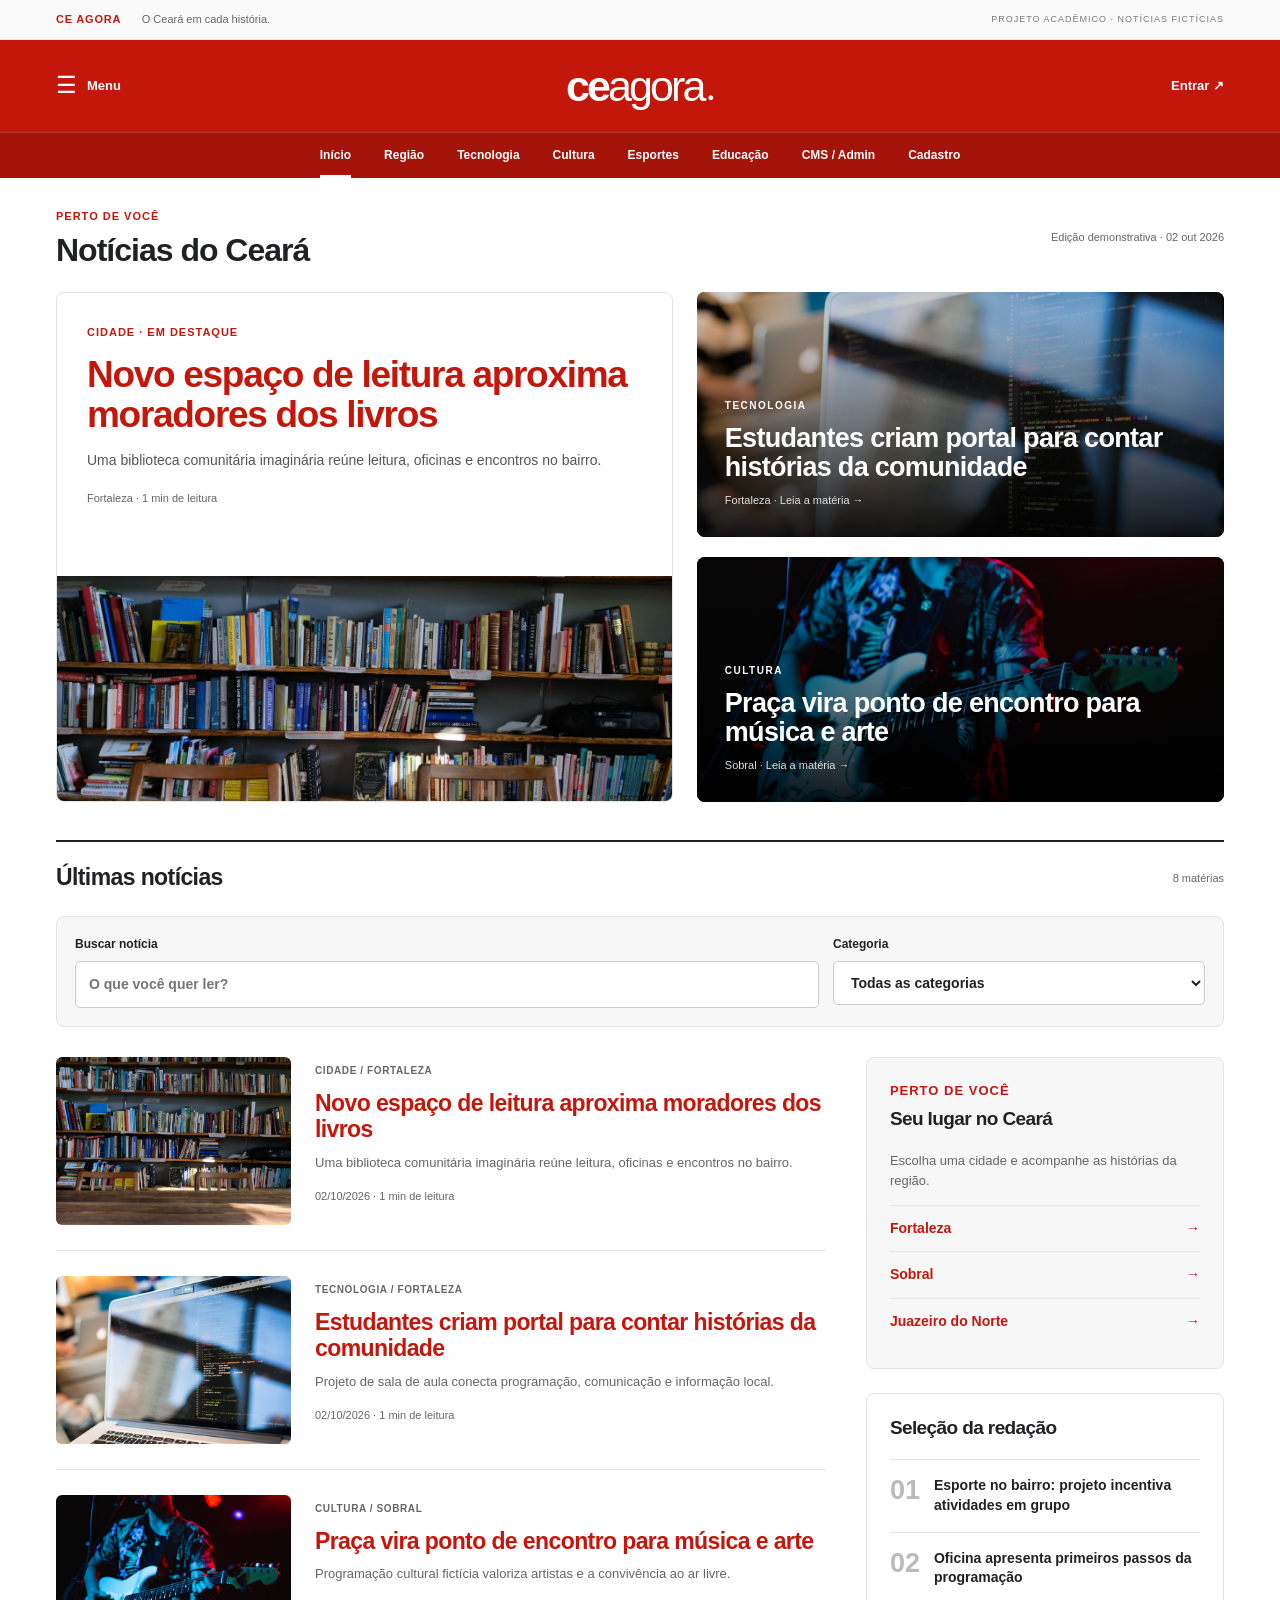
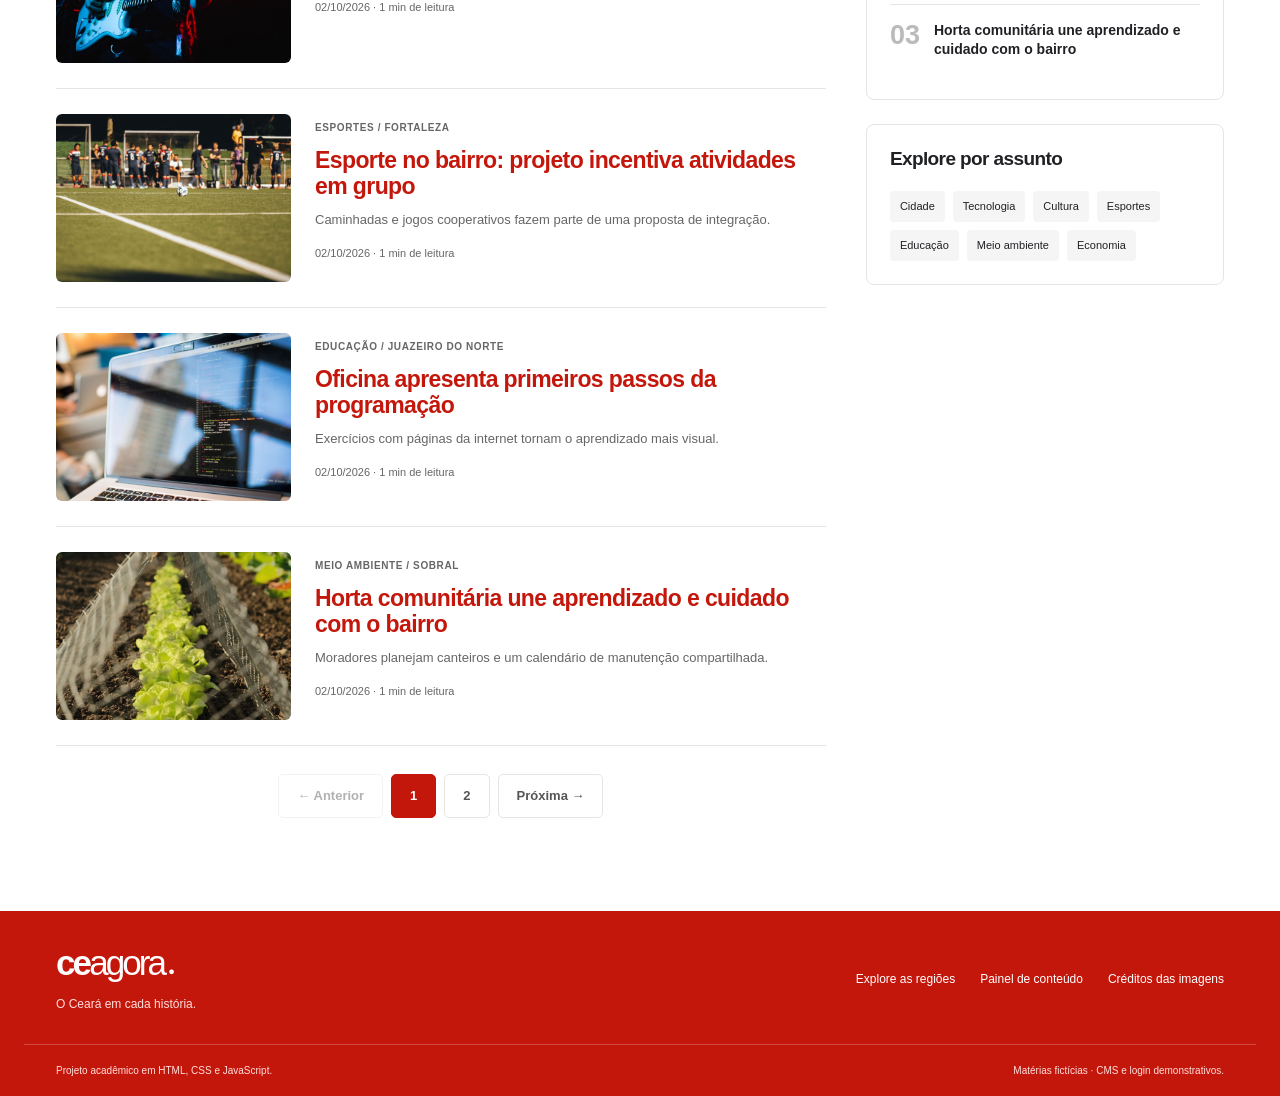
<file: index.html>
<!DOCTYPE html>
<html lang="pt-BR"><head><meta charset="UTF-8"><meta name="viewport" content="width=device-width, initial-scale=1"><title>Notícias do Ceará | CE Agora</title><link rel="stylesheet" href="style.css?v=2"><script defer src="js/dados.js"></script><script defer src="script.js?v=2"></script><meta name="description" content="CE Agora: portal acadêmico de notícias do Ceará, com matérias fictícias sobre cidades, cultura, tecnologia e educação."><meta name="theme-color" content="#c4170c"><link rel="icon" href="imagens/favicon.svg" type="image/svg+xml"></head><body data-page="home" data-base="" data-id=""><a class="skip" href="#conteudo">Pular para o conteúdo</a><div class="topline"><div class="container"><a href="index.html" class="network">CE AGORA <span>O Ceará em cada história.</span></a><span class="demo-label">PROJETO ACADÊMICO · NOTÍCIAS FICTÍCIAS</span></div></div><header class="site-header"><div class="container brand-row"><button class="menu-toggle" aria-expanded="false" aria-controls="main-nav"><span aria-hidden="true">☰</span> <span>Menu</span></button><a class="brand" href="index.html" aria-label="CE Agora, página inicial">ce<span>agora</span><i>●</i></a><a class="account" href="login.html">Entrar <span aria-hidden="true">↗</span></a></div><nav id="main-nav" aria-label="Menu principal"><div class="container nav"><a href="index.html">Início</a><a href="regiao.html">Região</a><a href="index.html?categoria=Tecnologia">Tecnologia</a><a href="index.html?categoria=Cultura">Cultura</a><a href="index.html?categoria=Esportes">Esportes</a><a href="index.html?categoria=Educa%C3%A7%C3%A3o">Educação</a><a href="admin.html">CMS / Admin</a><a href="cadastro.html">Cadastro</a></div></nav></header><main tabindex="-1" id="conteudo" class="container"><section class="section-head"><div><p class="eyebrow">PERTO DE VOCÊ</p><h1>Notícias do Ceará</h1></div><span class="edition">Edição demonstrativa · 02 out 2026</span></section><div id="hero"></div><section class="feed"><div class="section-head"><h2>Últimas notícias</h2><span id="count" aria-live="polite"></span></div><form id="filters" class="filters"><label>Buscar notícia<input id="search" type="search" placeholder="O que você quer ler?"></label><label>Categoria<select id="category"><option value="">Todas as categorias</option></select></label></form><div class="feed-layout"><div><div id="news-grid" class="news-grid"></div><nav id="pagination" class="pagination" aria-label="Páginas das notícias"></nav></div><aside id="editorial-sidebar" aria-label="Explore o portal"></aside></div></section></main><footer><div class="container footer-top"><div><a class="brand" href="index.html">ce<span>agora</span><i>●</i></a><p>O Ceará em cada história.</p></div><div class="footer-links"><a href="regiao.html">Explore as regiões</a><a href="admin.html">Painel de conteúdo</a><a href="creditos.html">Créditos das imagens</a></div></div><div class="container footer-bottom"><span>Projeto acadêmico em HTML, CSS e JavaScript.</span><span>Matérias fictícias · CMS e login demonstrativos.</span></div></footer><button class="back-top" aria-label="Voltar ao topo" hidden>↑</button><div class="toast" role="status" aria-live="polite"></div></body></html>
</file>
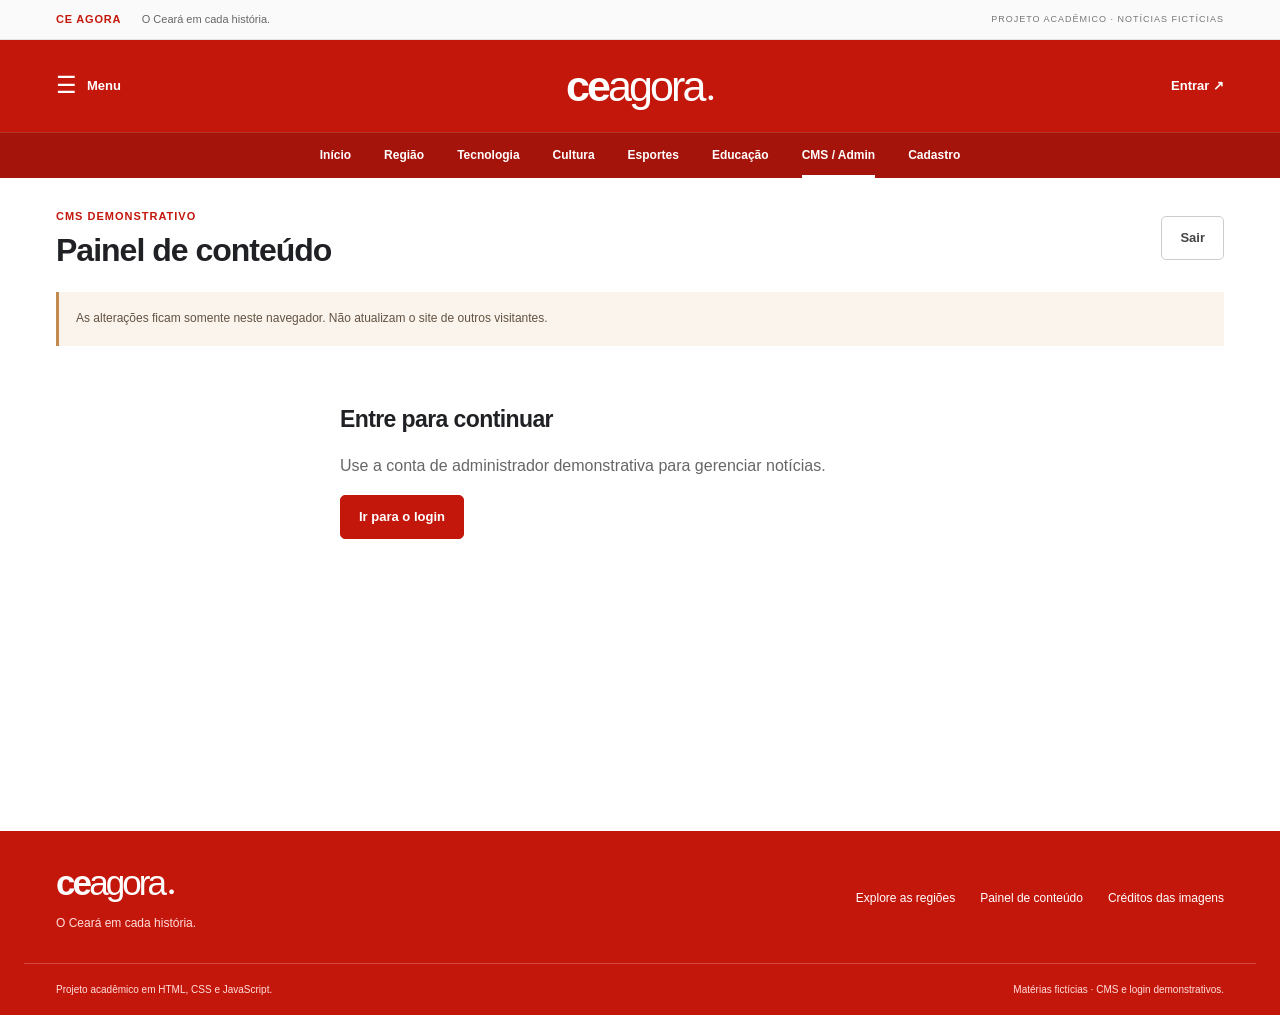
<file: admin.html>
<!DOCTYPE html>
<html lang="pt-BR"><head><meta charset="UTF-8"><meta name="viewport" content="width=device-width, initial-scale=1"><title>Painel de conteúdo | CE Agora</title><link rel="stylesheet" href="style.css?v=2"><script defer src="js/dados.js"></script><script defer src="script.js?v=2"></script><meta name="description" content="CE Agora: portal acadêmico de notícias do Ceará, com matérias fictícias sobre cidades, cultura, tecnologia e educação."><meta name="theme-color" content="#c4170c"><link rel="icon" href="imagens/favicon.svg" type="image/svg+xml"></head><body data-page="admin" data-base="" data-id=""><a class="skip" href="#conteudo">Pular para o conteúdo</a><div class="topline"><div class="container"><a href="index.html" class="network">CE AGORA <span>O Ceará em cada história.</span></a><span class="demo-label">PROJETO ACADÊMICO · NOTÍCIAS FICTÍCIAS</span></div></div><header class="site-header"><div class="container brand-row"><button class="menu-toggle" aria-expanded="false" aria-controls="main-nav"><span aria-hidden="true">☰</span> <span>Menu</span></button><a class="brand" href="index.html" aria-label="CE Agora, página inicial">ce<span>agora</span><i>●</i></a><a class="account" href="login.html">Entrar <span aria-hidden="true">↗</span></a></div><nav id="main-nav" aria-label="Menu principal"><div class="container nav"><a href="index.html">Início</a><a href="regiao.html">Região</a><a href="index.html?categoria=Tecnologia">Tecnologia</a><a href="index.html?categoria=Cultura">Cultura</a><a href="index.html?categoria=Esportes">Esportes</a><a href="index.html?categoria=Educa%C3%A7%C3%A3o">Educação</a><a href="admin.html">CMS / Admin</a><a href="cadastro.html">Cadastro</a></div></nav></header><main tabindex="-1" id="conteudo" class="container"><section class="section-head"><div><p class="eyebrow">CMS DEMONSTRATIVO</p><h1>Painel de conteúdo</h1></div><button id="logout" class="secondary">Sair</button></section><p class="notice">As alterações ficam somente neste navegador. Não atualizam o site de outros visitantes.</p><div id="admin-content"></div></main><footer><div class="container footer-top"><div><a class="brand" href="index.html">ce<span>agora</span><i>●</i></a><p>O Ceará em cada história.</p></div><div class="footer-links"><a href="regiao.html">Explore as regiões</a><a href="admin.html">Painel de conteúdo</a><a href="creditos.html">Créditos das imagens</a></div></div><div class="container footer-bottom"><span>Projeto acadêmico em HTML, CSS e JavaScript.</span><span>Matérias fictícias · CMS e login demonstrativos.</span></div></footer><button class="back-top" aria-label="Voltar ao topo" hidden>↑</button><div class="toast" role="status" aria-live="polite"></div></body></html>
</file>
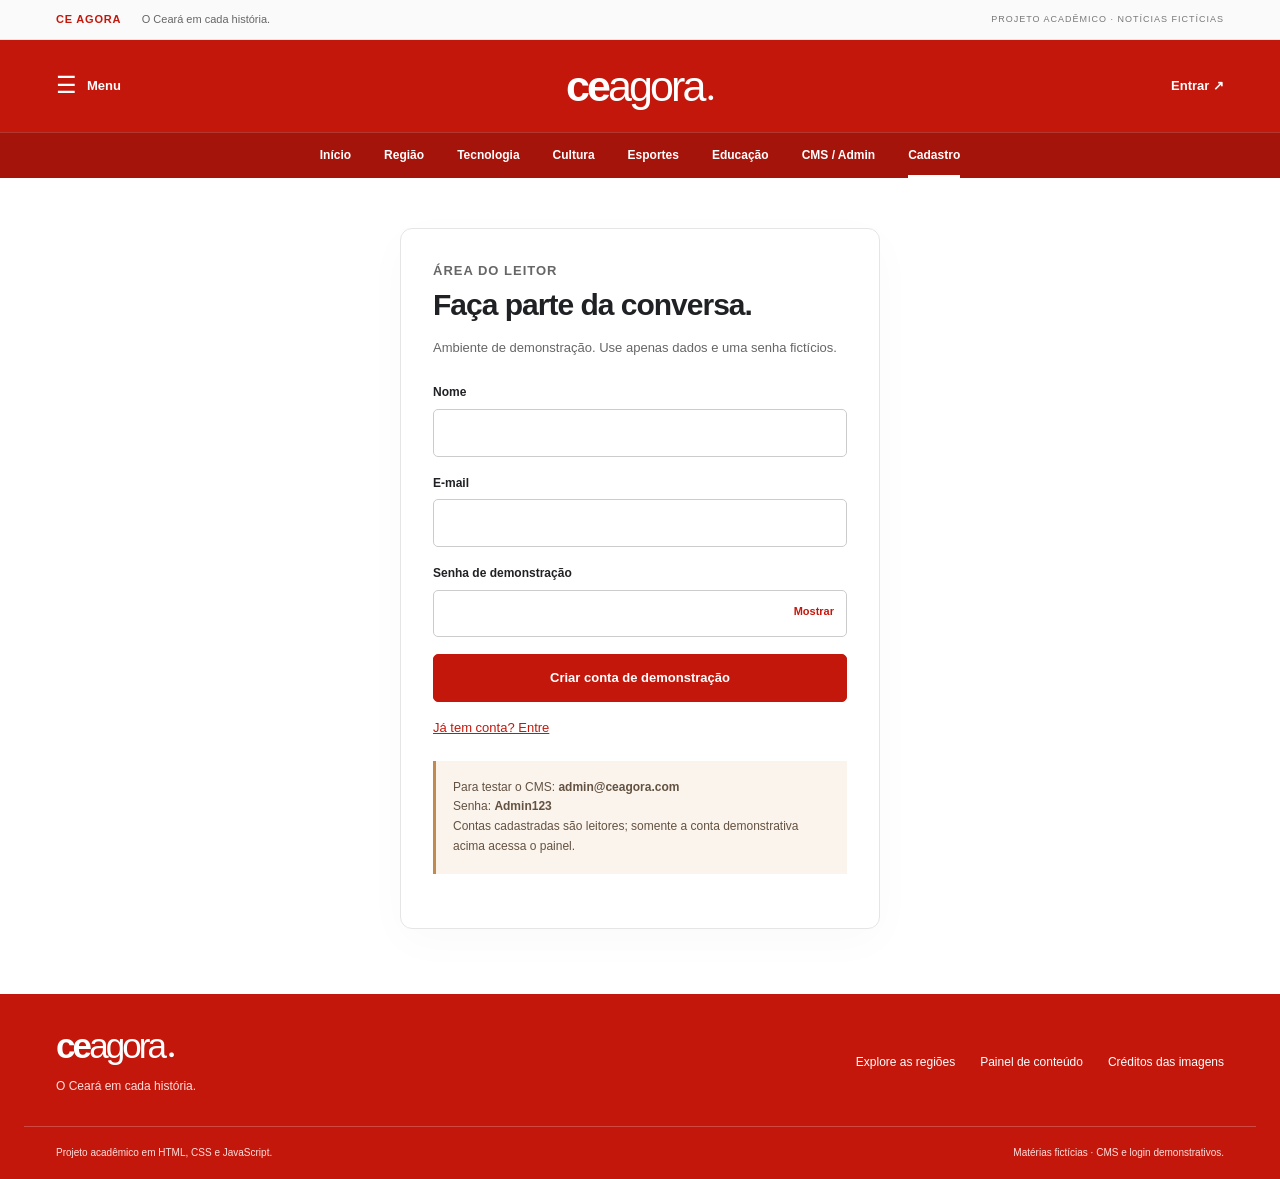
<file: cadastro.html>
<!DOCTYPE html>
<html lang="pt-BR"><head><meta charset="UTF-8"><meta name="viewport" content="width=device-width, initial-scale=1"><title>Cadastro | CE Agora</title><link rel="stylesheet" href="style.css?v=2"><script defer src="js/dados.js"></script><script defer src="script.js?v=2"></script><meta name="description" content="CE Agora: portal acadêmico de notícias do Ceará, com matérias fictícias sobre cidades, cultura, tecnologia e educação."><meta name="theme-color" content="#c4170c"><link rel="icon" href="imagens/favicon.svg" type="image/svg+xml"></head><body data-page="cadastro" data-base="" data-id=""><a class="skip" href="#conteudo">Pular para o conteúdo</a><div class="topline"><div class="container"><a href="index.html" class="network">CE AGORA <span>O Ceará em cada história.</span></a><span class="demo-label">PROJETO ACADÊMICO · NOTÍCIAS FICTÍCIAS</span></div></div><header class="site-header"><div class="container brand-row"><button class="menu-toggle" aria-expanded="false" aria-controls="main-nav"><span aria-hidden="true">☰</span> <span>Menu</span></button><a class="brand" href="index.html" aria-label="CE Agora, página inicial">ce<span>agora</span><i>●</i></a><a class="account" href="login.html">Entrar <span aria-hidden="true">↗</span></a></div><nav id="main-nav" aria-label="Menu principal"><div class="container nav"><a href="index.html">Início</a><a href="regiao.html">Região</a><a href="index.html?categoria=Tecnologia">Tecnologia</a><a href="index.html?categoria=Cultura">Cultura</a><a href="index.html?categoria=Esportes">Esportes</a><a href="index.html?categoria=Educa%C3%A7%C3%A3o">Educação</a><a href="admin.html">CMS / Admin</a><a href="cadastro.html">Cadastro</a></div></nav></header><main tabindex="-1" id="conteudo" class="container"><section class="auth"><p class="eyebrow">ÁREA DO LEITOR</p><h1>Faça parte da conversa.</h1><p>Ambiente de demonstração. Use apenas dados e uma senha fictícios.</p><form id="auth-form"><label>Nome<input name="name" required maxlength="80" autocomplete="name"></label><label>E-mail<input name="email" type="email" required autocomplete="username" maxlength="120"></label><label>Senha de demonstração<input name="password" type="password" minlength="6" maxlength="100" required autocomplete="new-password"></label><button type="submit">Criar conta de demonstração</button><p id="message" role="status"></p></form><p><a href="login.html">Já tem conta? Entre</a></p><aside class="notice">Para testar o CMS: <strong>admin@ceagora.com</strong><br>Senha: <strong>Admin123</strong><br>Contas cadastradas são leitores; somente a conta demonstrativa acima acessa o painel.</aside></section></main><footer><div class="container footer-top"><div><a class="brand" href="index.html">ce<span>agora</span><i>●</i></a><p>O Ceará em cada história.</p></div><div class="footer-links"><a href="regiao.html">Explore as regiões</a><a href="admin.html">Painel de conteúdo</a><a href="creditos.html">Créditos das imagens</a></div></div><div class="container footer-bottom"><span>Projeto acadêmico em HTML, CSS e JavaScript.</span><span>Matérias fictícias · CMS e login demonstrativos.</span></div></footer><button class="back-top" aria-label="Voltar ao topo" hidden>↑</button><div class="toast" role="status" aria-live="polite"></div></body></html>
</file>
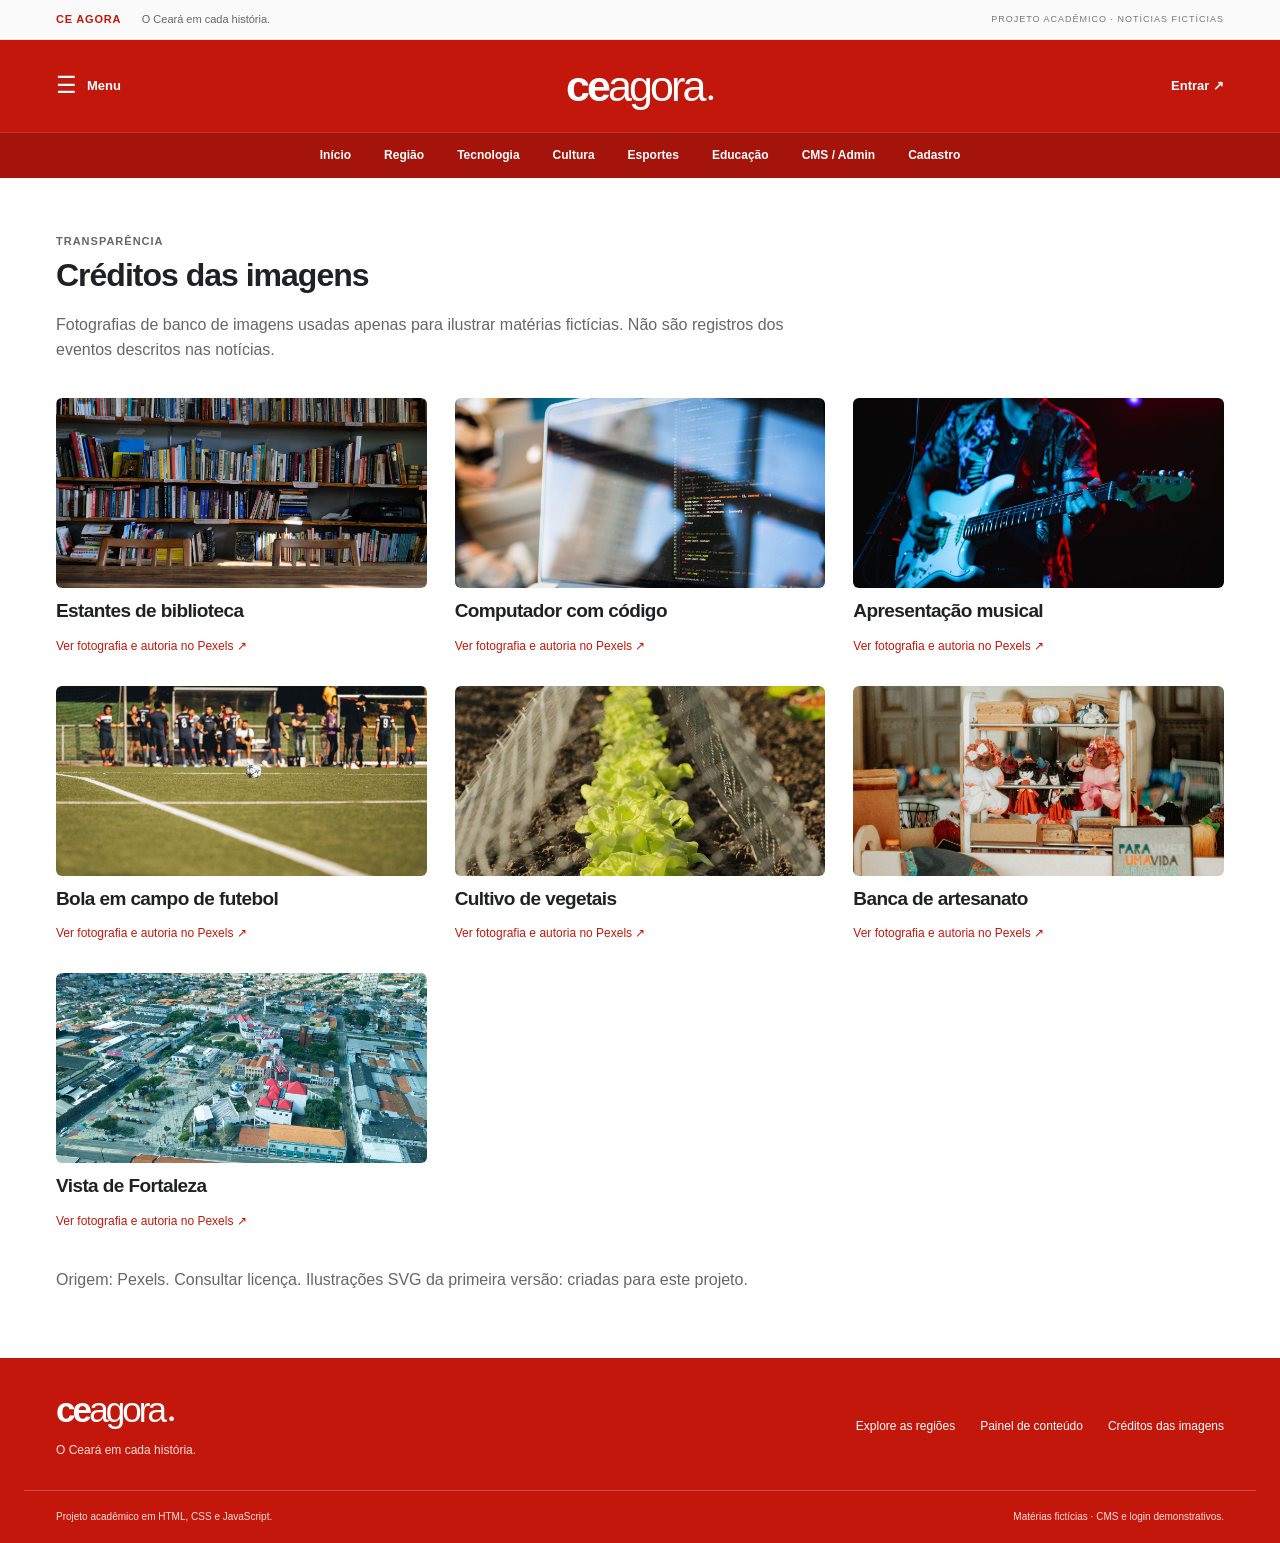
<file: creditos.html>
<!DOCTYPE html>
<html lang="pt-BR"><head><meta charset="UTF-8"><meta name="viewport" content="width=device-width, initial-scale=1"><title>Créditos | CE Agora</title><link rel="stylesheet" href="style.css?v=2"><script defer src="js/dados.js"></script><script defer src="script.js?v=2"></script><meta name="description" content="CE Agora: portal acadêmico de notícias do Ceará, com matérias fictícias sobre cidades, cultura, tecnologia e educação."><meta name="theme-color" content="#c4170c"><link rel="icon" href="imagens/favicon.svg" type="image/svg+xml"></head><body data-page="credits" data-base="" data-id=""><a class="skip" href="#conteudo">Pular para o conteúdo</a><div class="topline"><div class="container"><a href="index.html" class="network">CE AGORA <span>O Ceará em cada história.</span></a><span class="demo-label">PROJETO ACADÊMICO · NOTÍCIAS FICTÍCIAS</span></div></div><header class="site-header"><div class="container brand-row"><button class="menu-toggle" aria-expanded="false" aria-controls="main-nav"><span aria-hidden="true">☰</span> <span>Menu</span></button><a class="brand" href="index.html" aria-label="CE Agora, página inicial">ce<span>agora</span><i>●</i></a><a class="account" href="login.html">Entrar <span aria-hidden="true">↗</span></a></div><nav id="main-nav" aria-label="Menu principal"><div class="container nav"><a href="index.html">Início</a><a href="regiao.html">Região</a><a href="index.html?categoria=Tecnologia">Tecnologia</a><a href="index.html?categoria=Cultura">Cultura</a><a href="index.html?categoria=Esportes">Esportes</a><a href="index.html?categoria=Educa%C3%A7%C3%A3o">Educação</a><a href="admin.html">CMS / Admin</a><a href="cadastro.html">Cadastro</a></div></nav></header><main tabindex="-1" id="conteudo" class="container"><section class="credits"><p class="eyebrow">TRANSPARÊNCIA</p><h1>Créditos das imagens</h1><p>Fotografias de banco de imagens usadas apenas para ilustrar matérias fictícias. Não são registros dos eventos descritos nas notícias.</p><div class="credits-grid"><article><img src="imagens/livros.jpg" alt="Estantes de biblioteca" loading="lazy"><h2>Estantes de biblioteca</h2><a href="https://www.pexels.com/photo/library-shelves-full-of-books-19572098/" target="_blank" rel="noopener noreferrer">Ver fotografia e autoria no Pexels ↗</a></article><article><img src="imagens/tech.jpg" alt="Computador com código" loading="lazy"><h2>Computador com código</h2><a href="https://www.pexels.com/photo/black-and-gray-laptop-computer-turned-on-doing-computer-codes-1181271/" target="_blank" rel="noopener noreferrer">Ver fotografia e autoria no Pexels ↗</a></article><article><img src="imagens/cultura.jpg" alt="Apresentação musical" loading="lazy"><h2>Apresentação musical</h2><a href="https://www.pexels.com/photo/person-singing-while-playing-electric-guitar-1864637/" target="_blank" rel="noopener noreferrer">Ver fotografia e autoria no Pexels ↗</a></article><article><img src="imagens/esporte.jpg" alt="Bola em campo de futebol" loading="lazy"><h2>Bola em campo de futebol</h2><a href="https://www.pexels.com/photo/a-ball-on-a-football-field-9468611/" target="_blank" rel="noopener noreferrer">Ver fotografia e autoria no Pexels ↗</a></article><article><img src="imagens/horta.jpg" alt="Cultivo de vegetais" loading="lazy"><h2>Cultivo de vegetais</h2><a href="https://www.pexels.com/photo/crops-in-vegetable-garden-18662570/" target="_blank" rel="noopener noreferrer">Ver fotografia e autoria no Pexels ↗</a></article><article><img src="imagens/feira.jpg" alt="Banca de artesanato" loading="lazy"><h2>Banca de artesanato</h2><a href="https://www.pexels.com/photo/craft-market-stall-with-handmade-dolls-and-textiles-34690217/" target="_blank" rel="noopener noreferrer">Ver fotografia e autoria no Pexels ↗</a></article><article><img src="imagens/cidade.jpg" alt="Vista de Fortaleza" loading="lazy"><h2>Vista de Fortaleza</h2><a href="https://www.pexels.com/photo/aerial-shot-of-fortaleza-cityscape-18056701/" target="_blank" rel="noopener noreferrer">Ver fotografia e autoria no Pexels ↗</a></article></div><p>Origem: Pexels. <a href="https://www.pexels.com/license/" target="_blank" rel="noopener noreferrer">Consultar licença</a>. Ilustrações SVG da primeira versão: criadas para este projeto.</p></section></main><footer><div class="container footer-top"><div><a class="brand" href="index.html">ce<span>agora</span><i>●</i></a><p>O Ceará em cada história.</p></div><div class="footer-links"><a href="regiao.html">Explore as regiões</a><a href="admin.html">Painel de conteúdo</a><a href="creditos.html">Créditos das imagens</a></div></div><div class="container footer-bottom"><span>Projeto acadêmico em HTML, CSS e JavaScript.</span><span>Matérias fictícias · CMS e login demonstrativos.</span></div></footer><button class="back-top" aria-label="Voltar ao topo" hidden>↑</button><div class="toast" role="status" aria-live="polite"></div></body></html>
</file>
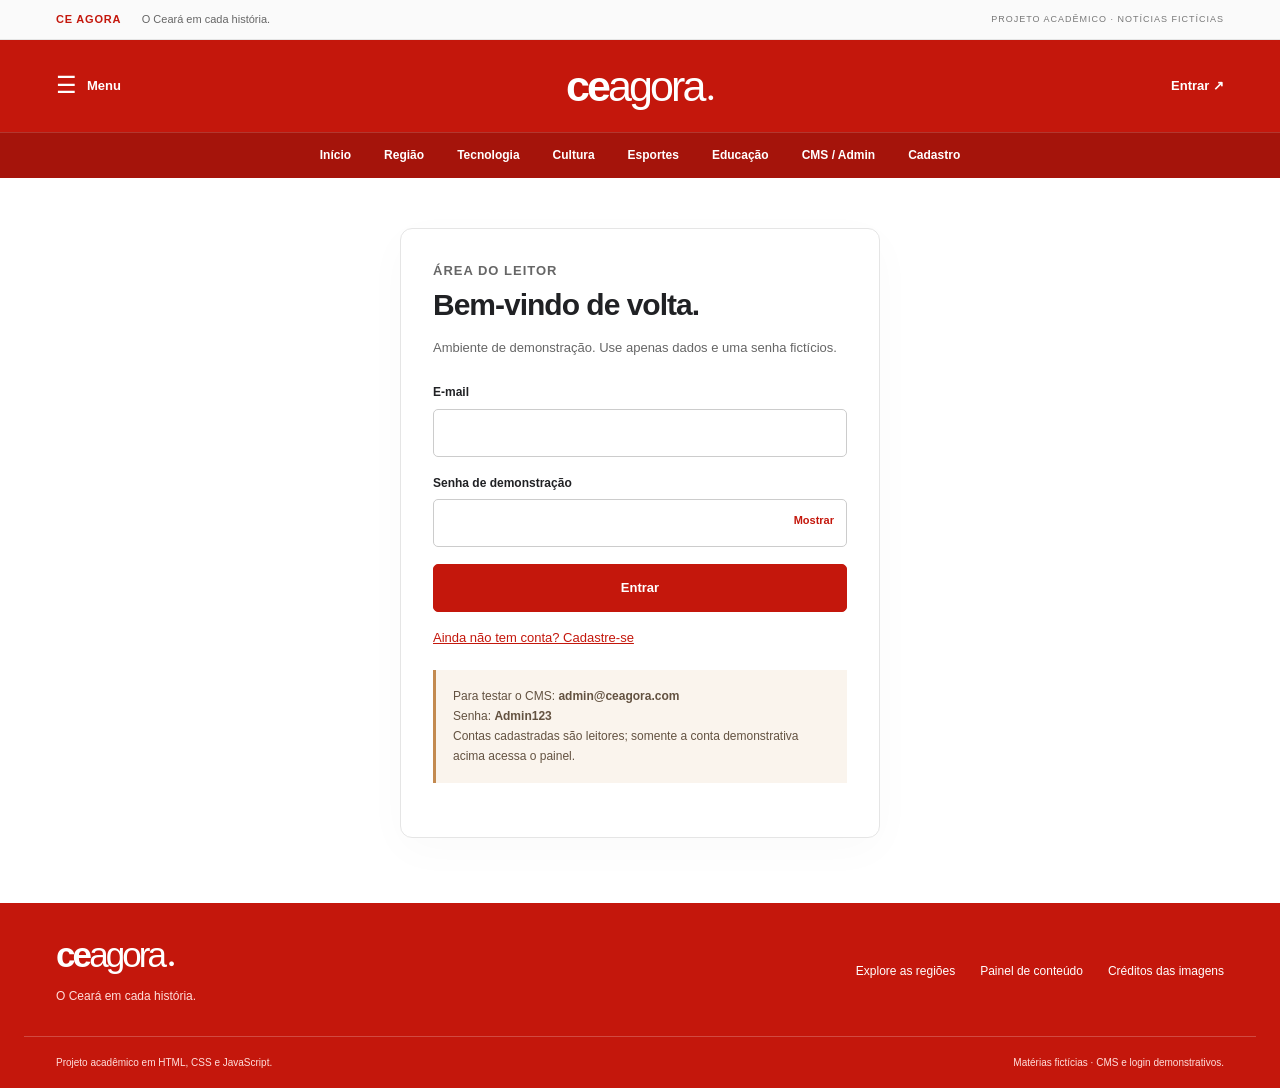
<file: login.html>
<!DOCTYPE html>
<html lang="pt-BR"><head><meta charset="UTF-8"><meta name="viewport" content="width=device-width, initial-scale=1"><title>Entrar | CE Agora</title><link rel="stylesheet" href="style.css?v=2"><script defer src="js/dados.js"></script><script defer src="script.js?v=2"></script><meta name="description" content="CE Agora: portal acadêmico de notícias do Ceará, com matérias fictícias sobre cidades, cultura, tecnologia e educação."><meta name="theme-color" content="#c4170c"><link rel="icon" href="imagens/favicon.svg" type="image/svg+xml"></head><body data-page="login" data-base="" data-id=""><a class="skip" href="#conteudo">Pular para o conteúdo</a><div class="topline"><div class="container"><a href="index.html" class="network">CE AGORA <span>O Ceará em cada história.</span></a><span class="demo-label">PROJETO ACADÊMICO · NOTÍCIAS FICTÍCIAS</span></div></div><header class="site-header"><div class="container brand-row"><button class="menu-toggle" aria-expanded="false" aria-controls="main-nav"><span aria-hidden="true">☰</span> <span>Menu</span></button><a class="brand" href="index.html" aria-label="CE Agora, página inicial">ce<span>agora</span><i>●</i></a><a class="account" href="login.html">Entrar <span aria-hidden="true">↗</span></a></div><nav id="main-nav" aria-label="Menu principal"><div class="container nav"><a href="index.html">Início</a><a href="regiao.html">Região</a><a href="index.html?categoria=Tecnologia">Tecnologia</a><a href="index.html?categoria=Cultura">Cultura</a><a href="index.html?categoria=Esportes">Esportes</a><a href="index.html?categoria=Educa%C3%A7%C3%A3o">Educação</a><a href="admin.html">CMS / Admin</a><a href="cadastro.html">Cadastro</a></div></nav></header><main tabindex="-1" id="conteudo" class="container"><section class="auth"><p class="eyebrow">ÁREA DO LEITOR</p><h1>Bem-vindo de volta.</h1><p>Ambiente de demonstração. Use apenas dados e uma senha fictícios.</p><form id="auth-form"><label>E-mail<input name="email" type="email" required autocomplete="username" maxlength="120"></label><label>Senha de demonstração<input name="password" type="password" minlength="6" maxlength="100" required autocomplete="current-password"></label><button type="submit">Entrar</button><p id="message" role="status"></p></form><p><a href="cadastro.html">Ainda não tem conta? Cadastre-se</a></p><aside class="notice">Para testar o CMS: <strong>admin@ceagora.com</strong><br>Senha: <strong>Admin123</strong><br>Contas cadastradas são leitores; somente a conta demonstrativa acima acessa o painel.</aside></section></main><footer><div class="container footer-top"><div><a class="brand" href="index.html">ce<span>agora</span><i>●</i></a><p>O Ceará em cada história.</p></div><div class="footer-links"><a href="regiao.html">Explore as regiões</a><a href="admin.html">Painel de conteúdo</a><a href="creditos.html">Créditos das imagens</a></div></div><div class="container footer-bottom"><span>Projeto acadêmico em HTML, CSS e JavaScript.</span><span>Matérias fictícias · CMS e login demonstrativos.</span></div></footer><button class="back-top" aria-label="Voltar ao topo" hidden>↑</button><div class="toast" role="status" aria-live="polite"></div></body></html>
</file>
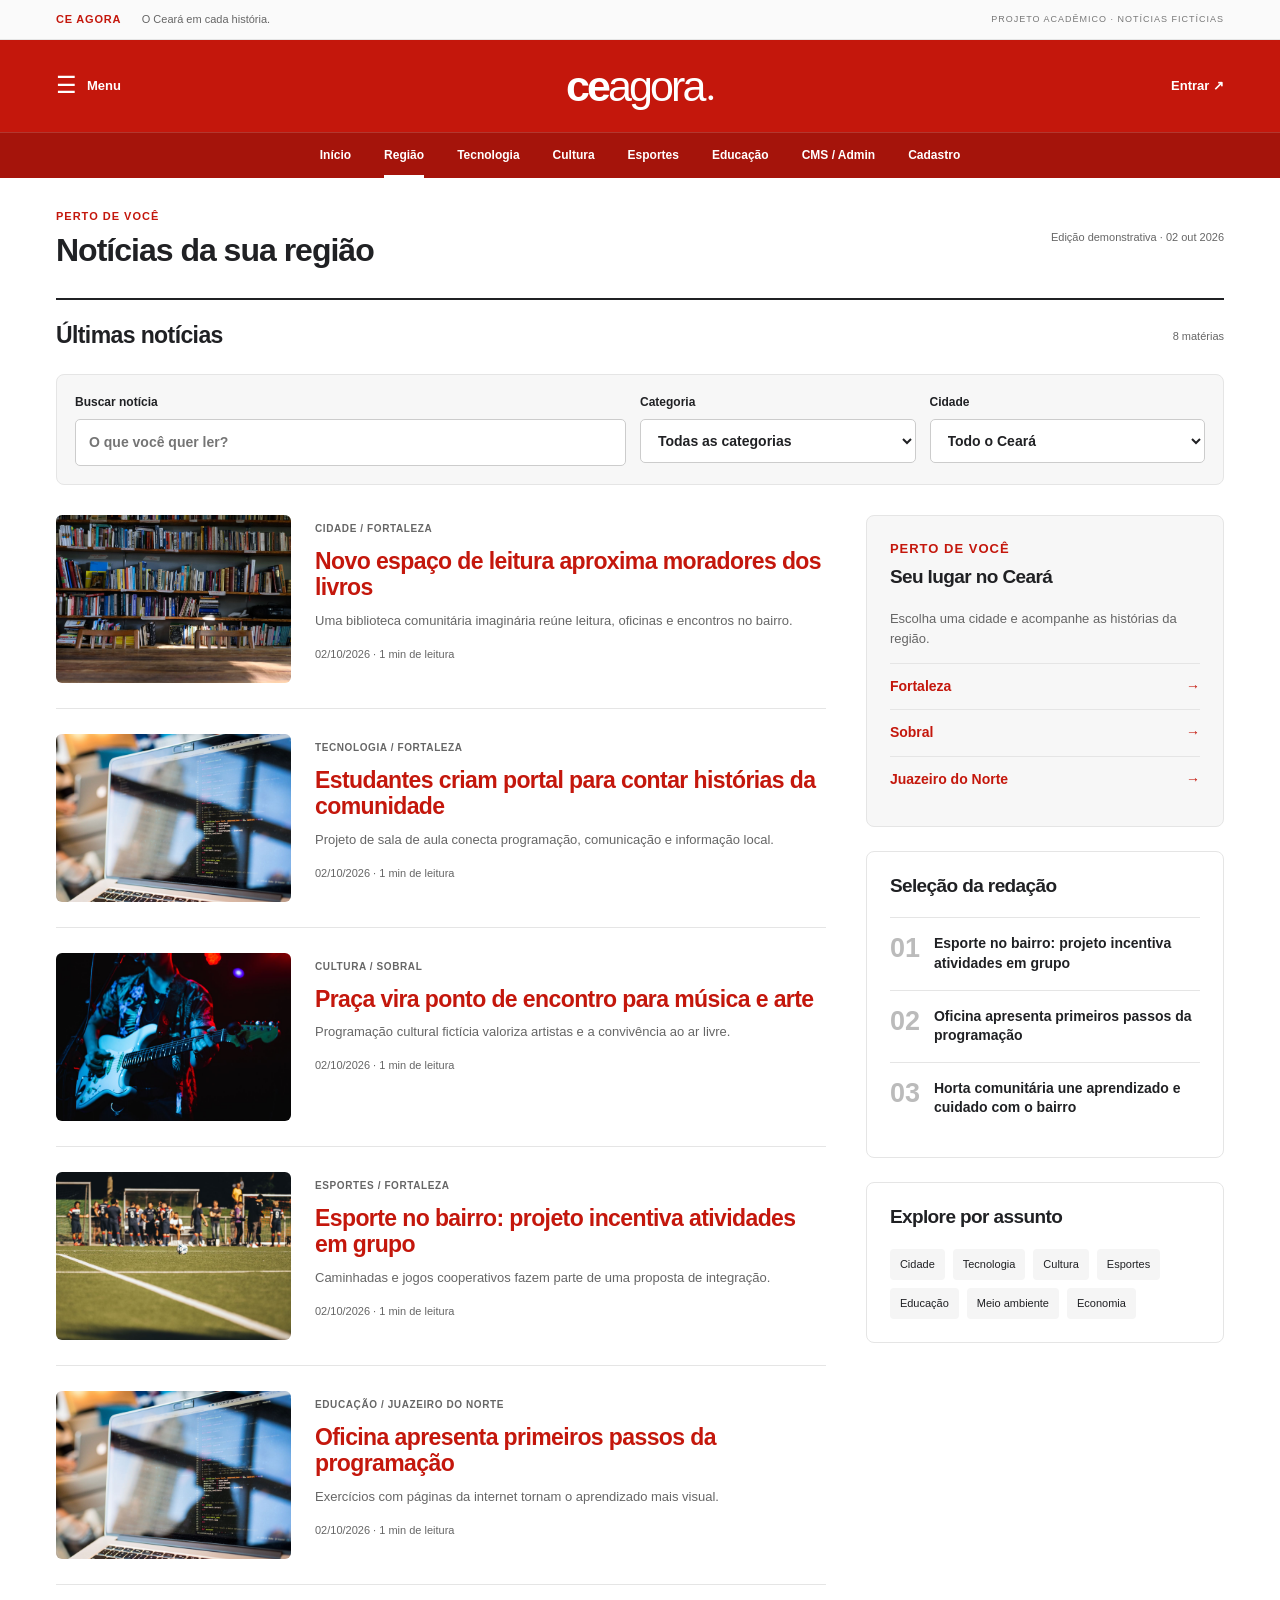
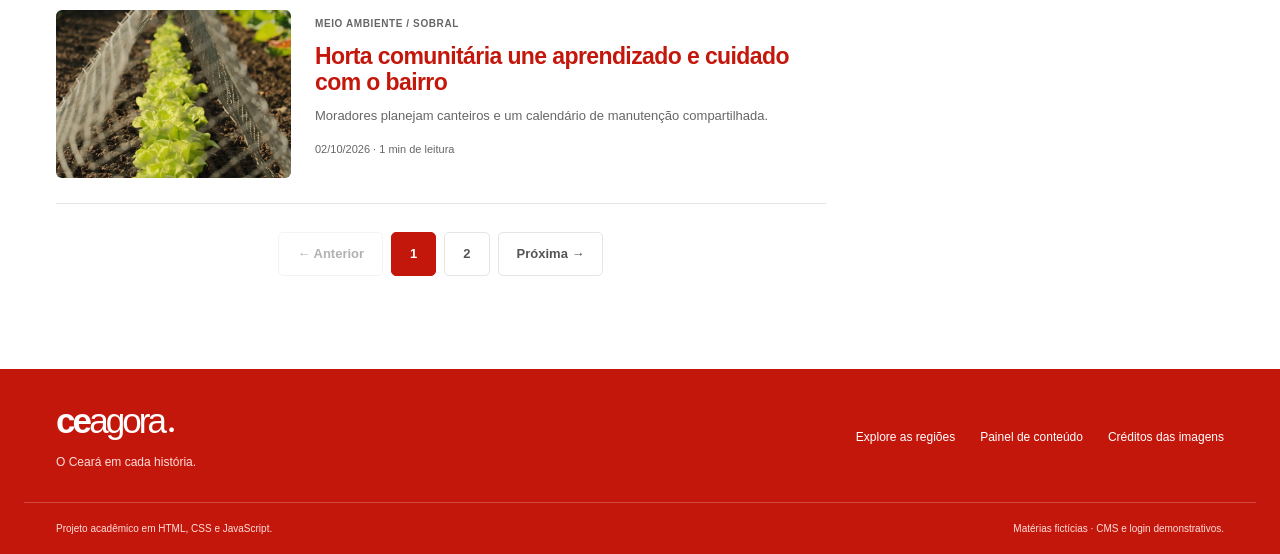
<file: regiao.html>
<!DOCTYPE html>
<html lang="pt-BR"><head><meta charset="UTF-8"><meta name="viewport" content="width=device-width, initial-scale=1"><title>Região | CE Agora</title><link rel="stylesheet" href="style.css?v=2"><script defer src="js/dados.js"></script><script defer src="script.js?v=2"></script><meta name="description" content="CE Agora: portal acadêmico de notícias do Ceará, com matérias fictícias sobre cidades, cultura, tecnologia e educação."><meta name="theme-color" content="#c4170c"><link rel="icon" href="imagens/favicon.svg" type="image/svg+xml"></head><body data-page="region" data-base="" data-id=""><a class="skip" href="#conteudo">Pular para o conteúdo</a><div class="topline"><div class="container"><a href="index.html" class="network">CE AGORA <span>O Ceará em cada história.</span></a><span class="demo-label">PROJETO ACADÊMICO · NOTÍCIAS FICTÍCIAS</span></div></div><header class="site-header"><div class="container brand-row"><button class="menu-toggle" aria-expanded="false" aria-controls="main-nav"><span aria-hidden="true">☰</span> <span>Menu</span></button><a class="brand" href="index.html" aria-label="CE Agora, página inicial">ce<span>agora</span><i>●</i></a><a class="account" href="login.html">Entrar <span aria-hidden="true">↗</span></a></div><nav id="main-nav" aria-label="Menu principal"><div class="container nav"><a href="index.html">Início</a><a href="regiao.html">Região</a><a href="index.html?categoria=Tecnologia">Tecnologia</a><a href="index.html?categoria=Cultura">Cultura</a><a href="index.html?categoria=Esportes">Esportes</a><a href="index.html?categoria=Educa%C3%A7%C3%A3o">Educação</a><a href="admin.html">CMS / Admin</a><a href="cadastro.html">Cadastro</a></div></nav></header><main tabindex="-1" id="conteudo" class="container"><section class="section-head"><div><p class="eyebrow">PERTO DE VOCÊ</p><h1>Notícias da sua região</h1></div><span class="edition">Edição demonstrativa · 02 out 2026</span></section><div id="hero"></div><section class="feed"><div class="section-head"><h2>Últimas notícias</h2><span id="count" aria-live="polite"></span></div><form id="filters" class="filters"><label>Buscar notícia<input id="search" type="search" placeholder="O que você quer ler?"></label><label>Categoria<select id="category"><option value="">Todas as categorias</option></select></label><label>Cidade<select id="region"><option value="">Todo o Ceará</option><option>Fortaleza</option><option>Sobral</option><option>Juazeiro do Norte</option></select></label></form><div class="feed-layout"><div><div id="news-grid" class="news-grid"></div><nav id="pagination" class="pagination" aria-label="Páginas das notícias"></nav></div><aside id="editorial-sidebar" aria-label="Explore o portal"></aside></div></section></main><footer><div class="container footer-top"><div><a class="brand" href="index.html">ce<span>agora</span><i>●</i></a><p>O Ceará em cada história.</p></div><div class="footer-links"><a href="regiao.html">Explore as regiões</a><a href="admin.html">Painel de conteúdo</a><a href="creditos.html">Créditos das imagens</a></div></div><div class="container footer-bottom"><span>Projeto acadêmico em HTML, CSS e JavaScript.</span><span>Matérias fictícias · CMS e login demonstrativos.</span></div></footer><button class="back-top" aria-label="Voltar ao topo" hidden>↑</button><div class="toast" role="status" aria-live="polite"></div></body></html>
</file>
<file: style.css>
/* CE Agora v2 — tokens, estrutura, componentes e adaptações para celular. */
:root{--red:#c4170c;--dark-red:#a5140b;--ink:#202124;--muted:#666;--line:#e5e5e5;--paper:#fff;--soft:#f7f7f7;--radius:8px}*{box-sizing:border-box}html{scroll-behavior:smooth;scroll-padding-top:18px}body{margin:0;background:var(--paper);color:var(--ink);font-family:Arial,Helvetica,sans-serif;line-height:1.55}a{color:inherit;text-decoration:none}a:hover{color:var(--red)}img{display:block;max-width:100%}button,a,input,select,textarea{touch-action:manipulation}a:focus-visible,button:focus-visible,input:focus-visible,select:focus-visible,textarea:focus-visible{outline:3px solid #1677cd;outline-offset:4px}button:disabled{cursor:default;opacity:.45}.container{width:100%;max-width:1232px;margin:auto;padding:0 32px}.topline{font-size:11px;background:#fafafa;border-bottom:1px solid var(--line)}.topline .container{display:flex;align-items:center;justify-content:space-between;min-height:39px;gap:15px}.network{font-weight:800;color:var(--red);letter-spacing:.8px}.network span{font-weight:400;color:#666;letter-spacing:0;margin-left:17px}.demo-label{color:#777;font-size:9px;letter-spacing:1px}.site-header{background:var(--red);color:white}.brand-row{min-height:92px;display:grid;grid-template-columns:1fr auto 1fr;align-items:center}.brand{font-size:43px;letter-spacing:-2.9px;font-weight:900;line-height:1;color:inherit}.brand span{font-weight:400}.brand i{font-style:normal;font-size:11px;letter-spacing:0;margin-left:4px;color:inherit}.brand:hover{color:inherit;opacity:.9}.account{justify-self:end;font-size:13px;font-weight:700}.account:hover{color:white;text-decoration:underline}.menu-toggle{justify-self:start;display:flex;gap:10px;align-items:center;background:transparent;padding:8px 0;border:0;color:white;font-size:13px}.menu-toggle span:first-child{font-size:23px;font-weight:400}#main-nav{border-top:1px solid #ffffff26;background:var(--dark-red)}.nav{display:flex;justify-content:center;gap:33px;overflow:auto;scrollbar-width:thin}.nav a{padding:13px 0;font-size:12px;font-weight:700;white-space:nowrap;color:#fff}.nav a:hover{opacity:.8}.nav a.active{box-shadow:inset 0 -3px #fff}.site-header.nav-closed #main-nav{display:none}main{min-height:62vh}h1,h2,h3,p{margin-top:0}h1{font-size:32px;line-height:1.15;letter-spacing:-1px;margin-bottom:0}h2{font-size:23px;line-height:1.2;letter-spacing:-.6px;margin-bottom:0}h3{font-size:23px;line-height:1.2;letter-spacing:-.6px}.section-head{display:flex;justify-content:space-between;align-items:center;gap:20px;margin:30px 0 24px}.eyebrow,.category{font-size:11px;font-weight:800;letter-spacing:1px;color:var(--red);text-transform:uppercase}.eyebrow{margin-bottom:7px}.edition,#count{font-size:11px;color:var(--muted)}.hero{display:grid;grid-template-columns:1.17fr 1fr;gap:24px;margin-bottom:38px}.hero-main{border:1px solid var(--line);border-radius:var(--radius);overflow:hidden;display:flex;flex-direction:column;min-width:0}.hero-copy{padding:26px 30px 23px;flex:1}.hero-copy h2{font-size:37px;letter-spacing:-1.3px;line-height:1.08;color:var(--red);margin:11px 0 15px}.hero-copy p{font-size:14px;color:#555;margin:0 0 14px;line-height:1.5}.hero-main img{width:100%;height:225px;object-fit:cover;transition:transform .3s}.hero-main>a{overflow:hidden}.hero-main>a:hover img{transform:scale(1.025)}.hero-side{display:grid;grid-template-rows:1fr 1fr;gap:20px}.hero-tile{position:relative;min-height:235px;border-radius:var(--radius);overflow:hidden;background:#202124;color:white}.hero-tile:after{content:"";position:absolute;inset:0;background:linear-gradient(0deg,rgba(0,0,0,.89),rgba(0,0,0,.12) 90%);pointer-events:none}.hero-tile img{width:100%;height:100%;position:absolute;object-fit:cover;transition:transform .3s}.hero-tile:hover img{transform:scale(1.035)}.hero-tile .tile-copy{position:relative;z-index:1;padding:24px;display:flex;flex-direction:column;justify-content:end;height:100%;min-height:235px}.hero-tile .category{color:white;font-size:10px;letter-spacing:1.5px}.hero-tile h2{font-size:27px;line-height:1.08;margin:11px 0 10px;letter-spacing:-.7px}.hero-tile:hover{color:white}.hero-tile .meta{color:#ddd}.meta{font-size:11px;color:var(--muted)}.feed>.section-head{border-top:2px solid var(--ink);padding-top:22px}.filters{display:flex;gap:14px;background:var(--soft);padding:18px;border:1px solid var(--line);border-radius:var(--radius);margin-bottom:30px}.filters label{flex:1;min-width:0;margin:0}.filters label:first-child{flex:2}label{display:block;font-size:12px;font-weight:700;margin-bottom:17px}input,select,textarea{display:block;width:100%;padding:12px 13px;margin-top:7px;border:1px solid #ccc;border-radius:5px;background:#fff;color:var(--ink);font:inherit;font-size:14px}input[type=hidden]{display:none}input:focus,select:focus,textarea:focus{border-color:var(--red)}textarea{min-height:230px;resize:vertical}button,.button{font:inherit;font-size:13px;font-weight:700;background:var(--red);color:white;border:1px solid var(--red);border-radius:5px;padding:11px 18px;cursor:pointer;display:inline-block;transition:background .15s}button:hover,.button:hover{background:var(--dark-red);color:white}.secondary{background:white;border-color:#ccc;color:#444}.secondary:hover{background:#f1f1f1;color:#222}.feed-layout{display:grid;grid-template-columns:minmax(0,2.15fr) minmax(240px,1fr);gap:40px}.news-grid{display:grid;grid-template-columns:1fr}.card{display:grid;grid-template-columns:235px 1fr;gap:24px;padding:25px 0;border-bottom:1px solid var(--line)}.card:first-child{padding-top:0}.card-photo{overflow:hidden;border-radius:6px;align-self:start}.card img{width:100%;height:168px;object-fit:cover;transition:transform .3s}.card-photo:hover img{transform:scale(1.04)}.card h3{color:var(--red);font-size:23px;margin:8px 0 10px;line-height:1.14}.card h3:hover{text-decoration:underline;text-decoration-thickness:1px;text-underline-offset:3px}.card p{font-size:13px;color:#666;margin-bottom:10px}.card .category{font-size:10px;color:#666;letter-spacing:.6px}.sidebar-box{border:1px solid var(--line);border-radius:var(--radius);padding:23px;margin-bottom:24px}.sidebar-box h2{font-size:19px;margin-bottom:20px}.sidebar-box p{font-size:13px;color:#666}.sidebar-box .eyebrow{color:var(--red)}.region-box{background:var(--soft)}.region-links a{display:flex;justify-content:space-between;padding:12px 0;border-top:1px solid var(--line);color:var(--red);font-size:14px;font-weight:700}.picks{margin:0;padding:0;list-style:none;counter-reset:picks}.picks li{display:flex;gap:14px;padding:16px 0;border-top:1px solid var(--line);counter-increment:picks}.picks li:before{content:counter(picks,decimal-leading-zero);font-size:27px;color:#bbb;font-weight:700;line-height:1.1}.picks a{font-size:14px;font-weight:700;line-height:1.4}.category-links{display:flex;flex-wrap:wrap;gap:8px}.category-links a{background:#f5f5f5;padding:7px 10px;border-radius:4px;font-size:11px}.pagination{display:flex;gap:8px;justify-content:center;flex-wrap:wrap;padding:28px 0}.pagination button{background:#fff;color:#555;border-color:var(--line);min-width:40px}.pagination button[aria-current]{background:var(--red);border-color:var(--red);color:#fff}.pagination button:not(:disabled):hover{border-color:var(--red);color:var(--red)}.pagination button[aria-current]:hover{color:#fff}.empty{padding:40px 24px;border:1px dashed #ccc;border-radius:8px;color:var(--muted);font-size:14px}footer{background:var(--red);color:white;margin-top:65px;padding:34px 0 0}.footer-top{display:flex;justify-content:space-between;align-items:center;gap:24px;padding-bottom:30px}.footer-top .brand{font-size:35px}.footer-top p{font-size:12px;margin:12px 0 0;color:#ffdedb}.footer-links{display:flex;gap:25px;flex-wrap:wrap;font-size:12px}.footer-links a:hover{color:white;text-decoration:underline}.footer-bottom{border-top:1px solid #ffffff38;display:flex;justify-content:space-between;gap:20px;padding-top:18px;padding-bottom:18px;font-size:10px;color:#ffdedb}.auth{max-width:480px;margin:50px auto;padding:32px;border:1px solid var(--line);border-radius:12px;box-shadow:0 12px 45px #00000006}.auth h1{font-size:30px;margin-bottom:16px}.auth p{font-size:13px;color:#666}.auth form{margin:25px 0 10px}.auth button[type=submit]{width:100%;padding:13px}.auth a{color:var(--red);text-decoration:underline}.notice{padding:17px;background:#faf4ed;border-left:3px solid #c38a50;font-size:12px;line-height:1.65;margin:22px 0;color:#635241}.article{max-width:850px;margin:36px auto}.back{font-size:12px;font-weight:700;color:var(--red)}.article h1{font-size:47px;line-height:1.08;letter-spacing:-1.6px;margin:14px 0 20px;overflow-wrap:anywhere}.article .lead{font-size:20px;color:#666;line-height:1.55;margin-bottom:24px}.byline{display:flex;justify-content:space-between;align-items:center;gap:20px;padding:18px 0;border-block:1px solid var(--line);margin-bottom:25px}.author{font-size:12px;font-weight:700;margin-bottom:5px}.share-button{font-size:12px;white-space:nowrap}.article figure{margin:0 0 30px}.article figure img{width:100%;height:auto;aspect-ratio:16/10;max-height:500px;object-fit:cover;border-radius:6px}.article figcaption{font-size:11px;color:#777;margin-top:10px}.article figcaption a{color:var(--red)}.article .body{max-width:700px;margin:auto;font-size:20px;line-height:1.8;color:#333;overflow-wrap:anywhere}.article .body p{margin-bottom:25px}.related{margin-top:42px;border-top:2px solid var(--ink);padding-top:22px}.related h2{margin-bottom:22px}.related-grid{display:grid;grid-template-columns:1fr 1fr;gap:24px}.related-grid img{width:100%;height:180px;object-fit:cover;border-radius:6px}.related-grid h3{font-size:20px;color:var(--red);margin:12px 0 0}.reading-progress{position:fixed;top:0;left:0;height:3px;background:#e63a2f;width:0;z-index:50;pointer-events:none}.admin-layout{display:grid;grid-template-columns:1.05fr 1fr;gap:35px;align-items:start}.admin-form{padding:25px;border:1px solid var(--line);border-radius:9px;background:#fafafa}.admin-form h2{margin-bottom:25px}.admin-row{border-bottom:1px solid var(--line);padding:18px 0}.admin-row h3{font-size:18px;margin:8px 0 14px}.admin-row button{font-size:11px;padding:8px 12px;margin-right:7px}.actions{display:flex;gap:10px;flex-wrap:wrap;margin:20px 0}.admin-stats{display:grid;grid-template-columns:repeat(3,1fr);gap:16px;margin:22px 0}.stat{border:1px solid var(--line);border-radius:8px;padding:20px}.stat strong{display:block;font-size:31px;line-height:1.1;color:var(--red)}.stat span{font-size:12px;color:var(--muted)}.editor-preview{margin-bottom:18px}.editor-preview img{width:100%;height:170px;object-fit:cover;border-radius:5px}.editor-preview small{font-size:10px;color:#777}.reader{max-width:600px;margin:60px auto}.reader h2{margin-bottom:20px}.reader p{color:#666}.credits{padding-top:35px}.credits>p{max-width:750px;color:#666;margin-top:20px}.credits-grid{display:grid;grid-template-columns:repeat(3,1fr);gap:28px;margin:35px 0}.credits-grid img{width:100%;height:190px;object-fit:cover;border-radius:6px}.credits-grid h2{font-size:19px;margin:12px 0 10px}.credits-grid a{font-size:12px;color:var(--red)}#message{margin-top:16px;font-weight:700;color:var(--red)}.password-row{position:relative}.password-row input{padding-right:80px}.password-toggle{position:absolute;right:5px;top:5px;background:#fff;color:var(--red);border:0;padding:8px;font-size:11px}.password-toggle:hover{background:#fafafa;color:var(--red)}.back-top{position:fixed;bottom:22px;right:22px;width:42px;height:42px;padding:0;font-size:22px;box-shadow:0 4px 18px #0002;z-index:20}.back-top[hidden]{display:none}.toast{position:fixed;bottom:24px;left:50%;transform:translateX(-50%) translateY(30px);background:#222;color:#fff;padding:12px 20px;border-radius:6px;font-size:13px;opacity:0;pointer-events:none;transition:.2s;z-index:60;max-width:calc(100vw - 40px);width:max-content}.toast.visible{opacity:1;transform:translateX(-50%) translateY(0)}.skip{position:absolute;left:12px;top:-100px;background:white;color:var(--red);padding:12px;z-index:100}.skip:focus{top:10px}body[data-page=region] #hero{display:none}
@media(min-width:1000px){.hero-tile .tile-copy{padding:28px}.hero-main{min-height:510px}}
@media(max-width:1000px){.hero-copy h2{font-size:31px}.hero-tile h2{font-size:24px}.card{grid-template-columns:190px 1fr;gap:18px}.card img{height:145px}.card h3{font-size:20px}.feed-layout{gap:25px;grid-template-columns:minmax(0,1fr) 260px}.nav{gap:25px}.hero-main img{height:230px}}
@media(max-width:800px){.container{padding-inline:20px}.network span,.demo-label{display:none}.topline .container{min-height:30px}.brand-row{min-height:76px}.brand{font-size:35px}.menu-toggle{font-size:12px}.account{font-size:12px}.nav{justify-content:flex-start;gap:25px}.nav a{padding-block:12px}.edition{display:none}.section-head{margin-top:24px}h1{font-size:28px}.hero{gap:18px;grid-template-columns:1fr}.hero-copy{padding:23px}.hero-copy h2{font-size:33px}.hero-main img{height:280px}.hero-side{grid-template-columns:1fr 1fr;grid-template-rows:auto;gap:16px}.hero-tile,.hero-tile .tile-copy{min-height:250px}.hero-tile .tile-copy{padding:19px}.hero-tile h2{font-size:23px}.feed-layout{grid-template-columns:1fr}.card{grid-template-columns:230px 1fr;gap:23px}.card img{height:168px}.card h3{font-size:24px}#editorial-sidebar{display:grid;grid-template-columns:1fr 1fr;gap:20px}.sidebar-box{margin:0}.sidebar-box:last-child{grid-column:1/-1}.filters{flex-wrap:wrap}.filters label:first-child{flex-basis:100%}.admin-layout{grid-template-columns:1fr}.article h1{font-size:38px}.footer-links{gap:15px}.footer-top{align-items:flex-start}.footer-bottom{flex-direction:column;gap:6px}.credits-grid{grid-template-columns:1fr 1fr}.site-header.nav-closed #main-nav{display:none}}
@media(max-width:540px){.container{padding-inline:17px}.brand{font-size:33px}.menu-toggle span:last-child{display:none}.brand-row{min-height:72px}.hero-copy h2{font-size:31px}.hero-main img{height:215px}.hero-side{grid-template-columns:1fr}.hero-tile,.hero-tile .tile-copy{min-height:215px}.hero-tile h2{font-size:26px;max-width:340px}.hero-tile .tile-copy{padding:22px}.card{grid-template-columns:112px 1fr;gap:15px;padding-block:23px}.card img{height:116px}.card h3{font-size:20px;line-height:1.14;margin:7px 0 10px}.card p{display:none}.card .meta{font-size:10px}.card .category{font-size:9px}.filters{padding:13px;gap:12px}.filters label{flex-basis:100%}.feed>.section-head h2{font-size:22px}#editorial-sidebar{grid-template-columns:1fr}.sidebar-box:last-child{grid-column:auto}.section-head{gap:12px}#count{white-space:nowrap}.footer-top{flex-direction:column;gap:25px}.footer-links{flex-direction:column;gap:12px}.footer-bottom{font-size:10px}.auth{margin:30px 0;padding:23px}.auth h1{font-size:29px}.article h1{font-size:33px;letter-spacing:-.9px}.article .lead{font-size:18px}.article .body{font-size:18px;line-height:1.75}.byline{align-items:flex-start;flex-direction:column;gap:12px}.related-grid{gap:17px}.related-grid img{height:130px}.related-grid h3{font-size:18px}.admin-stats{gap:9px}.stat{padding:14px 10px}.stat strong{font-size:26px}.stat span{font-size:10px}.admin-form{padding:20px}.credits-grid{grid-template-columns:1fr}.credits-grid img{height:230px}.back-top{right:14px;bottom:15px}.toast{bottom:70px}}
@media(prefers-reduced-motion:reduce){html{scroll-behavior:auto}*,*:before,*:after{transition:none!important}}
</file>
